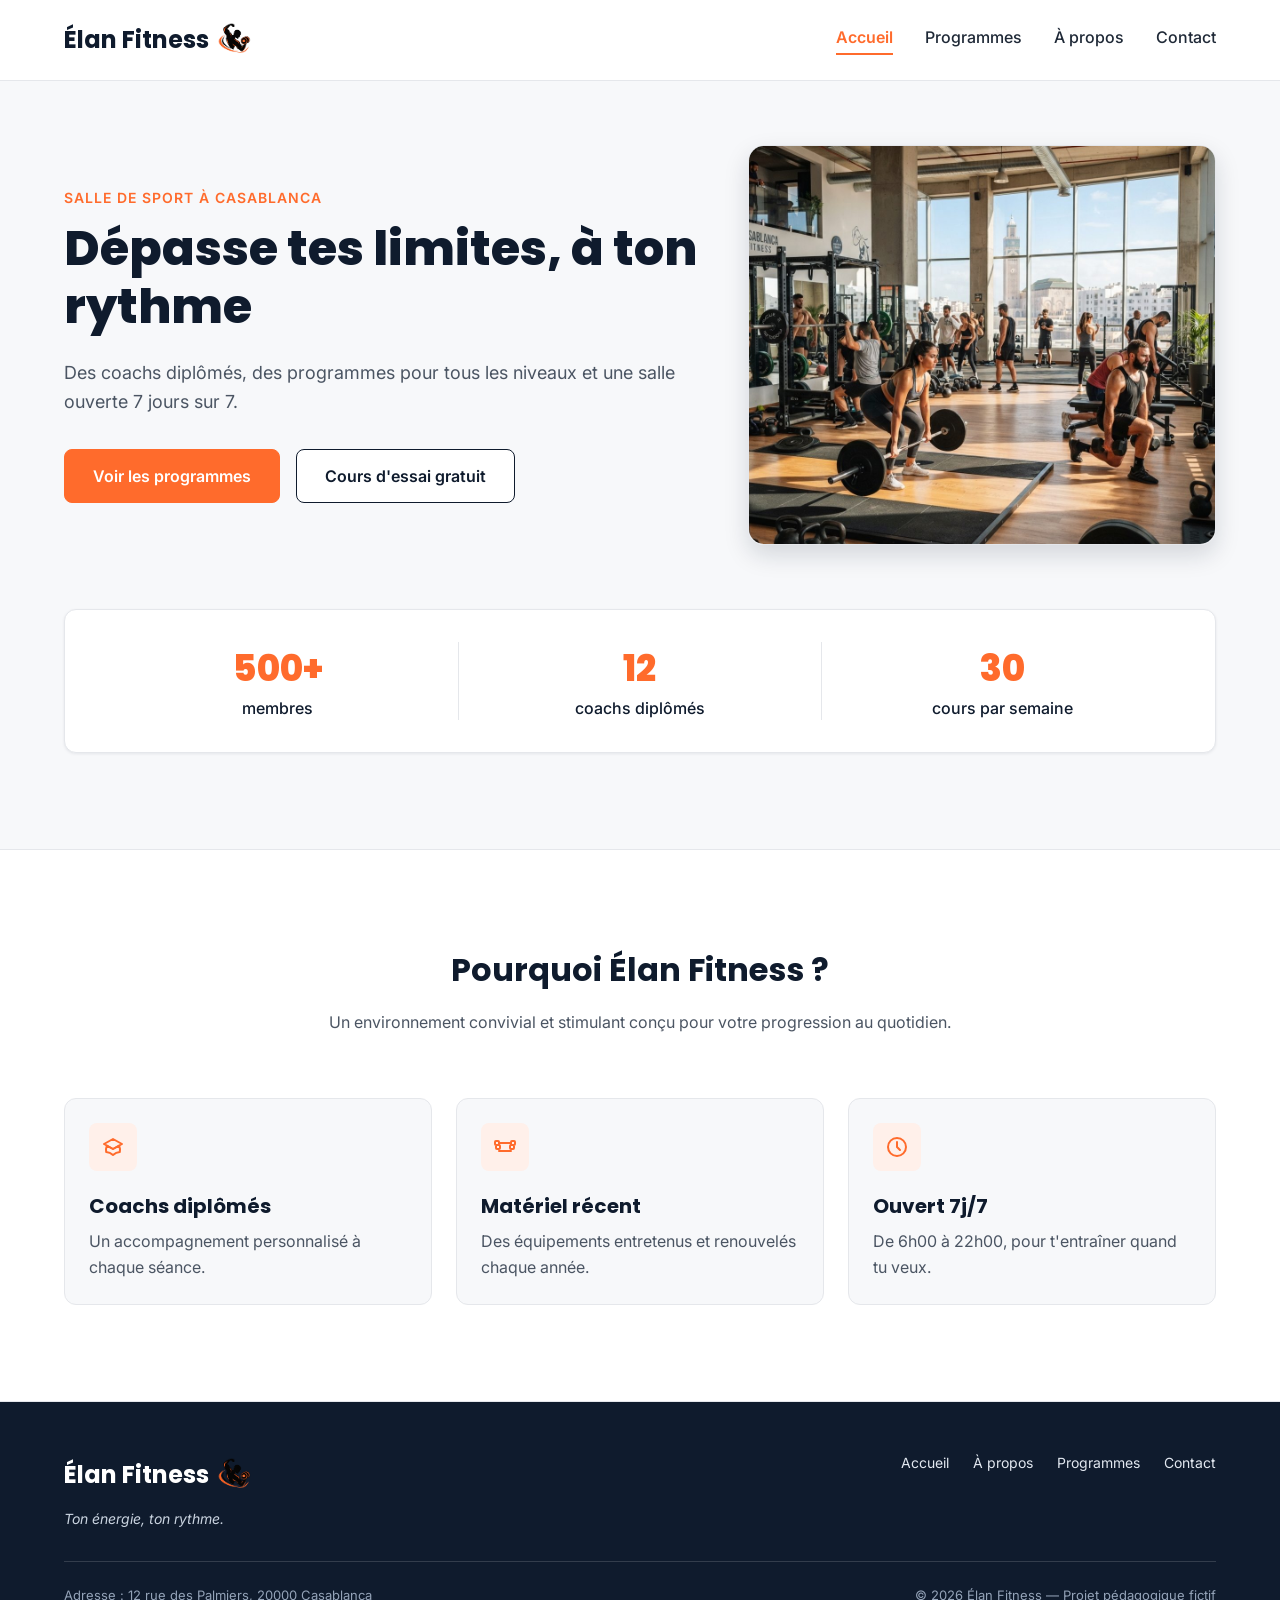
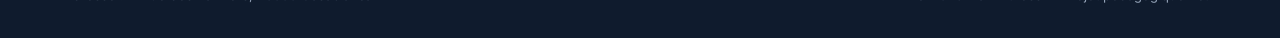
<file: index.html>
<!DOCTYPE html>
<html lang="fr">

<head>
  <meta charset="UTF-8">
  <meta name="viewport" content="width=device-width, initial-scale=1">

  <meta name="description"
    content="Élan Fitness, salle de sport à Casablanca : musculation, yoga, cardio et boxe fitness avec des coachs diplômés.">

  <title>Élan Fitness | Fitness, Musculation et Bien-être</title>

  <link rel="icon" type="image/x-icon" href="/img/logo.png">

  <link rel="preconnect" href="https://fonts.googleapis.com">
  <link rel="preconnect" href="https://fonts.gstatic.com" crossorigin>
  <link
    href="https://fonts.googleapis.com/css2?family=Inter:wght@400;500;600&family=Poppins:wght@600;700;800&display=swap"
    rel="stylesheet">

  <link rel="stylesheet" href="style.css">
</head>

<body>

  <header class="en-tete">
    <div class="conteneur en-tete-contenu">

      <a href="index.html" class="logo">Élan Fitness <img class="imgL" src="img/logo.png" alt=""></a>

      <button class="burger" aria-label="Ouvrir le menu" aria-expanded="false" aria-controls="menu-principal"> 
        <span></span>
        <span></span>
        <span></span>
      </button>

      <nav aria-label="Navigation principale">
        <ul class="menu" id="menu-principal">
          <li>
            <a href="index.html" class="lien-actif">Accueil</a>
          </li>

          <li>
            <a href="programmes.html">Programmes</a>
          </li>

          <li>
            <a href="apropos.html">À propos</a>
          </li>

          <li>
            <a href="contact.html">Contact</a>
          </li>
        </ul>
      </nav>

    </div>
  </header>


  <main>

    <section class="hero">
      <div class="conteneur">

        <div class="hero-contenu">

          <div class="hero-texte">
            <p class="sur-titre">Salle de sport à Casablanca</p>
            <h1>Dépasse tes limites, à ton rythme</h1>
            <p class="hero-description">Des coachs diplômés, des programmes pour tous les niveaux
              et une salle ouverte 7 jours sur 7.</p>

            <div class="boutons">
              <a href="programmes.html" class="bouton bouton-principal">Voir les programmes</a>

              <a href="contact.html" class="bouton bouton-secondaire">Cours d'essai gratuit</a>
            </div>

          </div>

          <img class="hero-image" src="img/hero.jpg" alt="">

        </div>


        <div class="chiffres">

          <div class="chiffre">
            <p class="chiffre-nombre">500+</p>
            <p>membres</p>
          </div>

          <div class="chiffre">
            <p class="chiffre-nombre">12</p>
            <p>coachs diplômés</p>
          </div>

          <div class="chiffre">
            <p class="chiffre-nombre">30</p>
            <p>cours par semaine</p>
          </div>

        </div>

      </div>
    </section>


    <section class="section section-blanche">

      <div class="conteneur">

        <div class="section-titre">

          <h2>Pourquoi Élan Fitness ?</h2>
          <p>Un environnement convivial et stimulant conçu pour votre
            progression au quotidien.</p>

        </div>


        <div class="cartes">

          <article class="carte carte-avantage">

            <div class="icone">
              <img src="img/icone-coach.svg" alt="">
            </div>

            <h3>Coachs diplômés</h3>

            <p>Un accompagnement personnalisé à chaque séance.</p>

          </article>


          <article class="carte carte-avantage">

            <div class="icone">
              <img src="img/icone-materiel.svg" alt="">
            </div>

            <h3>Matériel récent</h3>
            <p>Des équipements entretenus et renouvelés chaque année.</p>

          </article>


          <article class="carte carte-avantage">

            <div class="icone">
              <img src="img/icone-horloge.svg" alt="">
            </div>

            <h3>Ouvert 7j/7</h3>

            <p>De 6h00 à 22h00, pour t'entraîner quand tu veux.</p>

          </article>

        </div>

      </div>

    </section>

  </main>


  <footer class="pied-de-page">
    <div class="conteneur">

      <div class="pied-haut">
        <div>
          <p class="logo logo-clair">Élan Fitness <img class="imgL" src="img/logo.png" alt=""></p>
          <p class="slogan">Ton énergie, ton rythme.</p>
        </div>

        <nav aria-label="Navigation du pied de page">
          <ul class="menu menu-pied">
            <li><a href="index.html">Accueil</a></li>
            <li><a href="apropos.html">À propos</a></li>
            <li><a href="programmes.html">Programmes</a></li>
            <li><a href="contact.html">Contact</a></li>
          </ul>
        </nav>
      </div>

      <div class="pied-bas">
        <p>Adresse : 12 rue des Palmiers, 20000 Casablanca</p>
        <p>&copy; 2026 Élan Fitness — Projet pédagogique fictif</p>
      </div>

    </div>
  </footer>

  <script>
    const burger = document.querySelector('.burger');
    const menu = document.querySelector('#menu-principal');
    burger.addEventListener('click', () => menu.classList.toggle('ouvert'));
  </script>
</body>

</html>
</file>
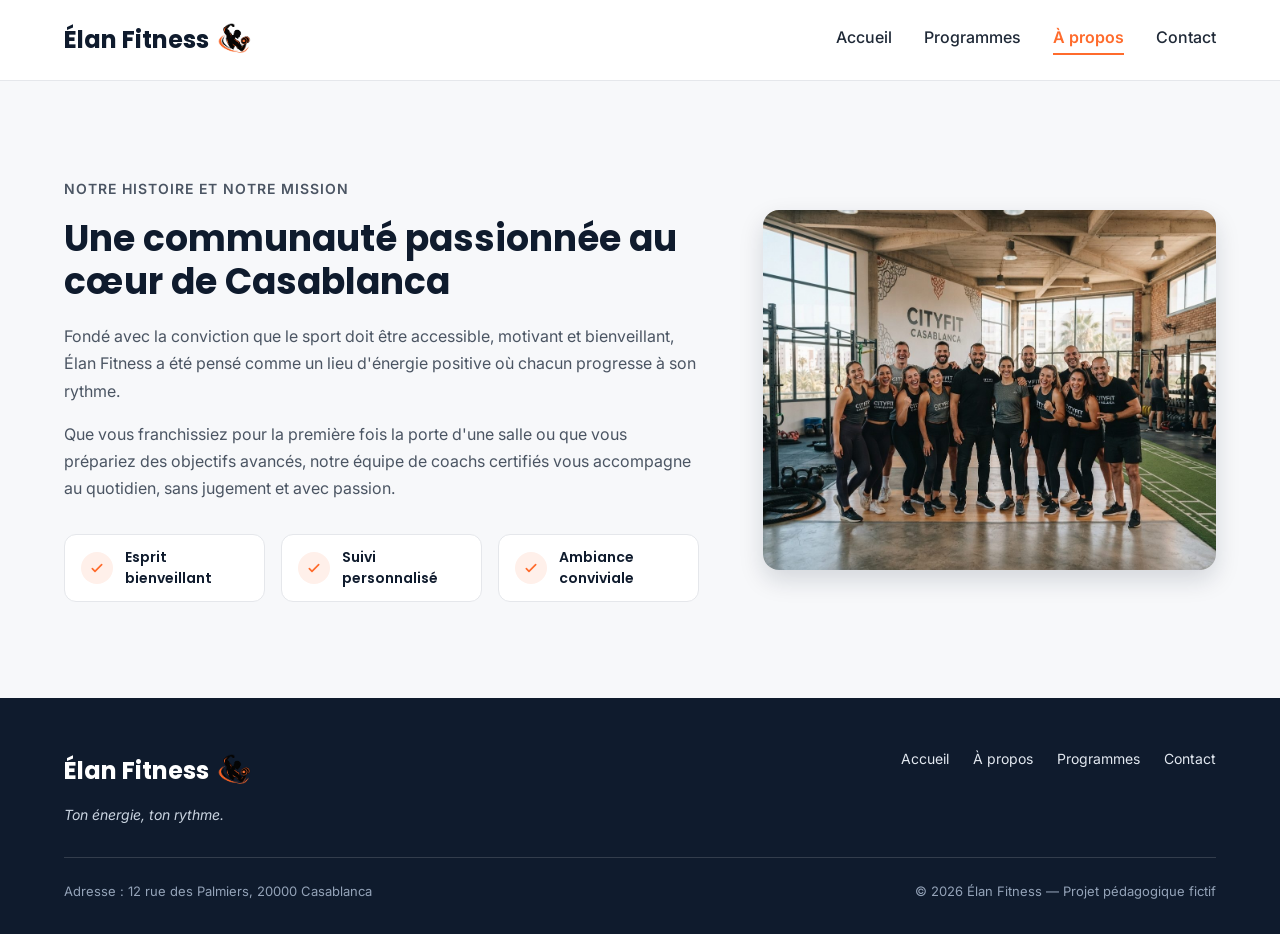
<file: apropos.html>
<!DOCTYPE html>
<html lang="fr">

<head>

  <meta charset="UTF-8">
  <meta name="viewport" content="width=device-width, initial-scale=1">

  <meta name="description" content="Élan Fitness, salle de sport à Casablanca : musculation, yoga, cardio et boxe fitness avec des coachs diplômés.">

  <title>Élan Fitness | À propos</title>
  <link rel="icon" type="image/x-icon" href="/img/logo.png">

  <link rel="preconnect" href="https://fonts.googleapis.com">
  <link rel="preconnect" href="https://fonts.gstatic.com" crossorigin>
  <link href="https://fonts.googleapis.com/css2?family=Inter:wght@400;500;600&family=Poppins:wght@600;700;800&display=swap" rel="stylesheet">

  <link rel="stylesheet" href="style.css">

</head>


<body>


  <header class="en-tete">

    <div class="conteneur en-tete-contenu">

      <a href="index.html" class="logo">Élan Fitness <img class="imgL" src="img/logo.png" alt=""></a>


      <button class="burger" aria-label="Ouvrir le menu" aria-expanded="false" aria-controls="menu-principal"> 
        <span></span>
        <span></span>
        <span></span>
      </button>

      <nav aria-label="Navigation principale">
        <ul class="menu" id="menu-principal">
          <li>
            <a href="index.html">Accueil</a>
          </li>

          <li>
            <a href="programmes.html">Programmes</a>
          </li>

          <li>
            <a href="apropos.html" class="lien-actif">À propos</a>
          </li>

          <li>
            <a href="contact.html">Contact</a>
          </li>
        </ul>
      </nav>

    </div>

  </header>


  <main>
    <section id="a-propos" class="section">
      <div class="conteneur apropos-contenu">

        <div class="apropos-texte">
          <p class="sur-titre">Notre histoire et notre mission</p>
          <h2>Une communauté passionnée au cœur de Casablanca</h2>
          <p>
            Fondé avec la conviction que le sport doit être accessible, motivant et bienveillant,
            Élan Fitness a été pensé comme un lieu d'énergie positive où chacun progresse à son rythme.
          </p>
          <p>
            Que vous franchissiez pour la première fois la porte d'une salle ou que vous prépariez des
            objectifs avancés, notre équipe de coachs certifiés vous accompagne au quotidien, sans
            jugement et avec passion.
          </p>

          <ul class="valeurs">
            <li class="valeur">
              <div class="icone icone-petite"><img src="img/icone-check.svg" alt=""></div>
              <span>Esprit bienveillant</span>
            </li>
            <li class="valeur">
              <div class="icone icone-petite"><img src="img/icone-check.svg" alt=""></div>
              <span>Suivi personnalisé</span>
            </li>
            <li class="valeur">
              <div class="icone icone-petite"><img src="img/icone-check.svg" alt=""></div>
              <span>Ambiance conviviale</span>
            </li>
          </ul>
        </div>

        <img class="apropos-image" src="img/equipe.jpg" alt="L'équipe de coachs d'Élan Fitness réunie dans la salle">

      </div>
    </section>
  </main>


  <footer class="pied-de-page">
    <div class="conteneur">

      <div class="pied-haut">
        <div>
          <p class="logo logo-clair">Élan Fitness <img class="imgL" src="img/logo.png" alt=""></p>
          <p class="slogan">Ton énergie, ton rythme.</p>
        </div>

        <nav aria-label="Navigation du pied de page">
          <ul class="menu menu-pied">
            <li><a href="index.html">Accueil</a></li>
            <li><a href="apropos.html">À propos</a></li>
            <li><a href="programmes.html">Programmes</a></li>
            <li><a href="contact.html">Contact</a></li>
          </ul>
        </nav>
      </div>

      <div class="pied-bas">
        <p>Adresse : 12 rue des Palmiers, 20000 Casablanca</p>
        <p>&copy; 2026 Élan Fitness — Projet pédagogique fictif</p>
      </div>

    </div>
  </footer>

  <script>
    const burger = document.querySelector('.burger');
    const menu = document.querySelector('#menu-principal');
    burger.addEventListener('click', () => menu.classList.toggle('ouvert'));
  </script>

</body>
</html>
</file>
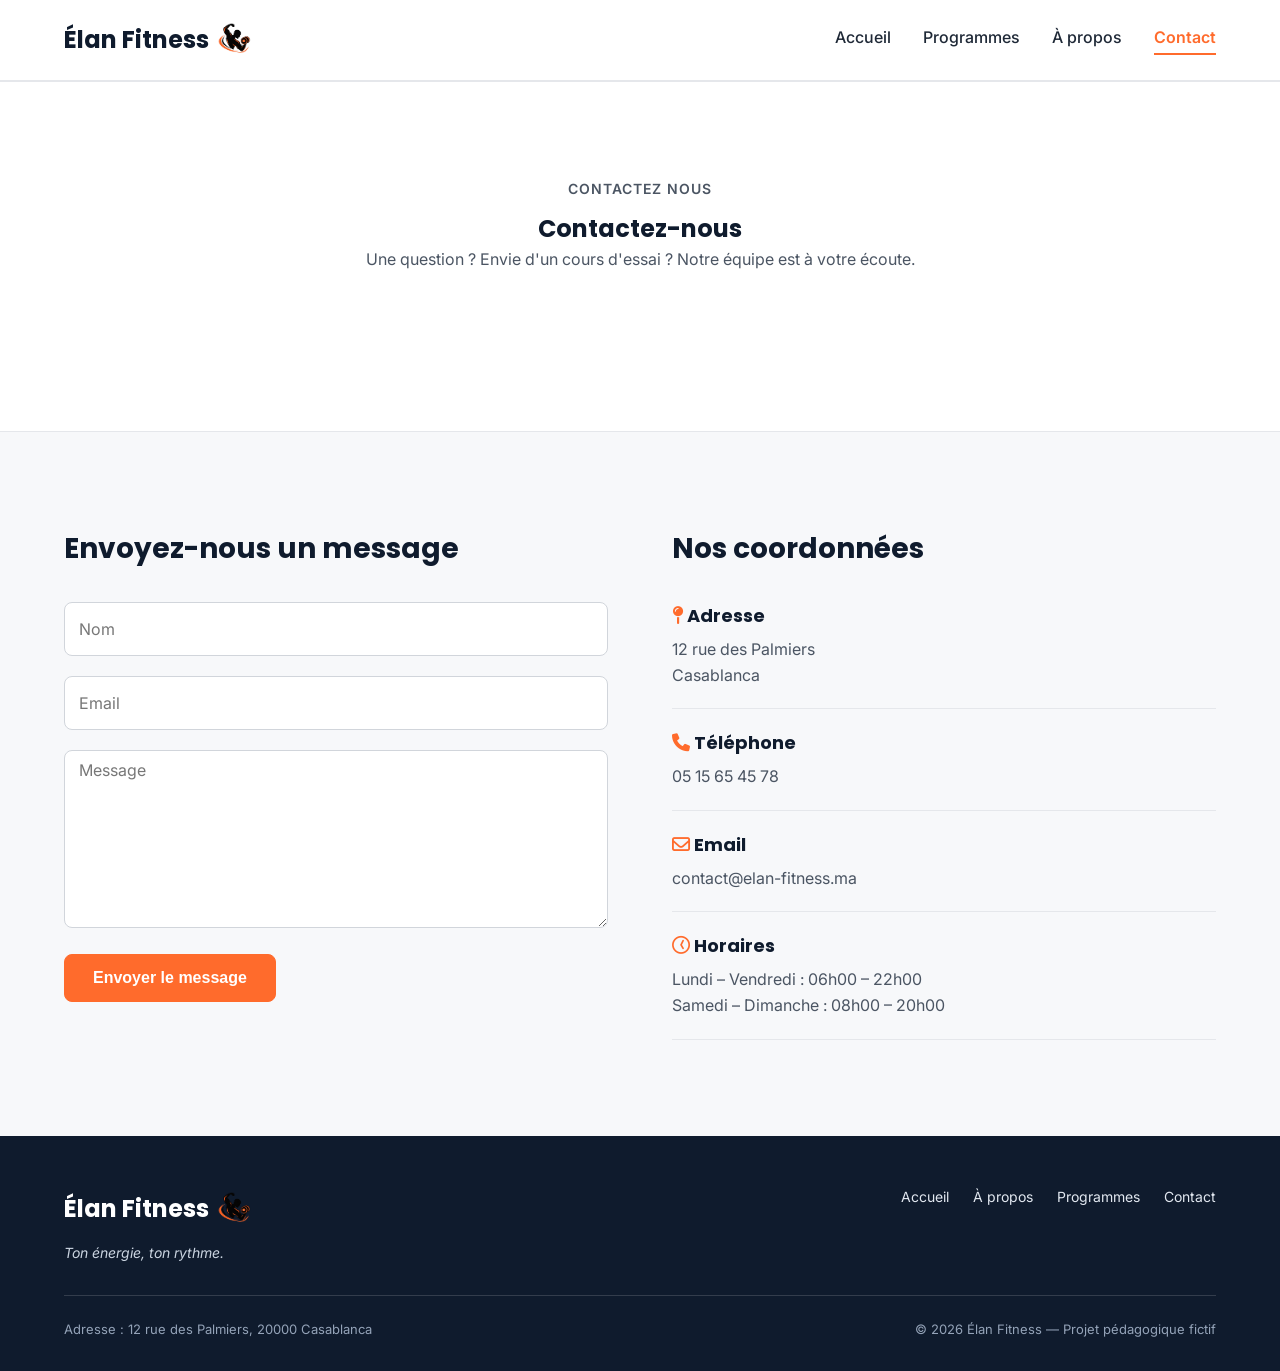
<file: contact.html>
<!DOCTYPE html>
<html lang="fr">

<head>
<meta charset="UTF-8">
  <meta name="viewport" content="width=device-width, initial-scale=1">
  <meta name="description" content="Élan Fitness, salle de sport à Casablanca : musculation, yoga, cardio et boxe fitness avec des coachs diplômés. Réservez votre cours d'essai gratuit.">

  <title>Élan Fitness | Contact</title>
  <link rel="icon" type="image/x-icon" href="/img/logo.png">

  <link rel="stylesheet" href="https://cdnjs.cloudflare.com/ajax/libs/font-awesome/6.0.0/css/all.min.css">
  
  <link rel="preconnect" href="https://fonts.googleapis.com">
  <link rel="preconnect" href="https://fonts.gstatic.com" crossorigin>
  <link href="https://fonts.googleapis.com/css2?family=Inter:wght@400;500;600&family=Poppins:wght@600;700;800&display=swap" rel="stylesheet">

  <link rel="stylesheet" href="style.css">
  <link rel="stylesheet" href="contactStyle.css">

</head>


<body>

  <header class="en-tete">

    <div class="conteneur en-tete-contenu">

      <a href="index.html" class="logo">Élan Fitness <img class="imgL" src="img/logo.png" alt=""></a>

      <button class="burger" aria-label="Ouvrir le menu" aria-expanded="false" aria-controls="menu-principal"> 
        <span></span>
        <span></span>
        <span></span>
      </button>

      <nav aria-label="Navigation principale">
        <ul class="menu" id="menu-principal">
          <li>
            <a href="index.html">Accueil</a>
          </li>

          <li>
            <a href="programmes.html">Programmes</a>
          </li>

          <li>
            <a href="apropos.html">À propos</a>
          </li>

          <li>
            <a href="contact.html" class="lien-actif">Contact</a>
          </li>
        </ul>
      </nav>

    </div>

  </header>


  <main>

    <section class="section section-blanche">

      <div class="conteneur">

        <div class="section-titre">

          <p class="sur-titre">Contactez nous</p>

          <h1>Contactez-nous</h1>

          <p>Une question ? Envie d'un cours d'essai ?
            Notre équipe est à votre écoute.</p>

        </div>

      </div>

    </section>

    <section class="section">

      <div class="conteneur contact-contenu">

        <div class="contact-formulaire">

          <h2>Envoyez-nous un message</h2>

          <form>
            <div class="champ">
              <input type="text" id="nom" name="nom" placeholder=" " required>
              <label for="nom">Nom</label>
            </div>


            <div class="champ">
              <input type="email" id="email"name="email" placeholder=" " required>              
              <label for="email">Email</label>
            </div>


            <div class="champ">
              <textarea id="message" name="message" rows="6" placeholder=" " required></textarea>
              <label for="message">Message</label>
            </div>

            <button type="submit" class="bouton bouton-principal">Envoyer le message</button>

          </form>

        </div>

        <div class="contact-informations">

          <h2>Nos coordonnées</h2>

          <div class="information">
            <h3><i class="fa-solid fa-map-pin" style="color: #ff6b2c;"></i> Adresse</h3>
            <p>12 rue des Palmiers<br>
              Casablanca</p>
          </div>


          <div class="information">
            <h3><i class="fa-solid fa-phone" style="color: #ff6b2c;"></i> Téléphone</h3>
            <p>05 15 65 45 78</p>
          </div>


          <div class="information">
            <h3><i class="fa-regular fa-envelope" style="color: #ff6b2c;"></i> Email</h3>
            <p>contact@elan-fitness.ma</p>
          </div>


          <div class="information">
            <h3><i class="fa-regular fa-clock fa-rotate-by" style="color: #ff6b2c; --fa-rotate-angle: 26deg;"></i> Horaires</h3>
            <p>Lundi – Vendredi : 06h00 – 22h00<br>
              Samedi – Dimanche : 08h00 – 20h00</p>
          </div>
        </div>

      </div>

    </section>

  </main>


  <footer class="pied-de-page">
    <div class="conteneur">

      <div class="pied-haut">
        <div>
          <p class="logo logo-clair">Élan Fitness <img class="imgL" src="img/logo.png" alt=""></p>
          <p class="slogan">Ton énergie, ton rythme.</p>
        </div>

        <nav aria-label="Navigation du pied de page">
          <ul class="menu menu-pied">
            <li><a href="index.html">Accueil</a></li>
            <li><a href="apropos.html">À propos</a></li>
            <li><a href="programmes.html">Programmes</a></li>
            <li><a href="contact.html">Contact</a></li>
          </ul>
        </nav>
      </div>

      <div class="pied-bas">
        <p>Adresse : 12 rue des Palmiers, 20000 Casablanca</p>
        <p>&copy; 2026 Élan Fitness — Projet pédagogique fictif</p>
      </div>

    </div>
  </footer>

  <script>
    const burger = document.querySelector('.burger');
    const menu = document.querySelector('#menu-principal');
    burger.addEventListener('click', () => menu.classList.toggle('ouvert'));
  </script>

</body>
</html>
</file>
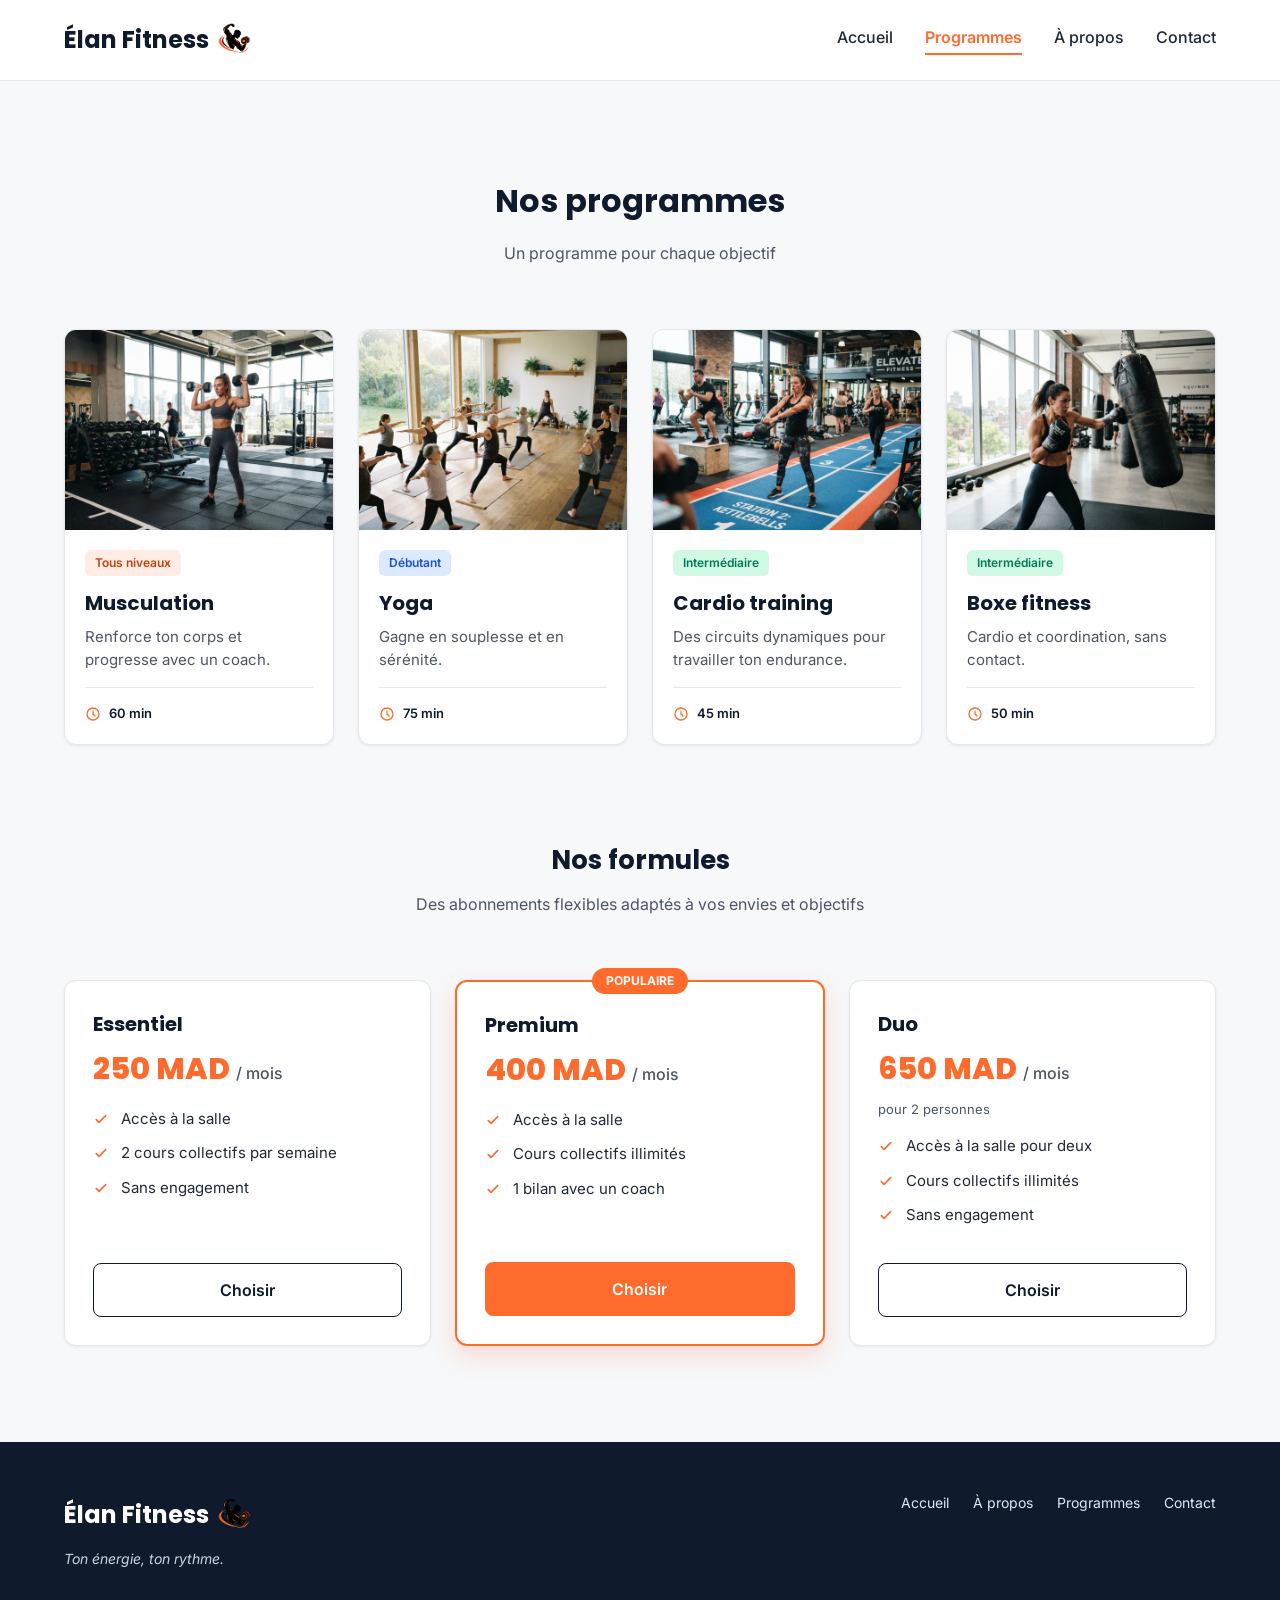
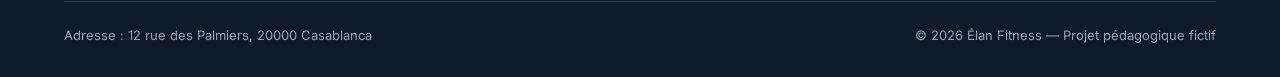
<file: programmes.html>
<!DOCTYPE html>
<html lang="fr">

<head>

  <meta charset="UTF-8">
  <meta name="viewport" content="width=device-width, initial-scale=1">

  <meta name="description"
    content="Découvrez les programmes et formules Élan Fitness à Casablanca : musculation, yoga, cardio training et boxe fitness.">

  <title>Élan Fitness | Programmes</title>
  <link rel="icon" type="image/x-icon" href="/img/logo.png">

  <link rel="preconnect" href="https://fonts.googleapis.com">
  <link rel="preconnect" href="https://fonts.gstatic.com" crossorigin>

  <link
    href="https://fonts.googleapis.com/css2?family=Inter:wght@400;500;600&family=Poppins:wght@600;700;800&display=swap"
    rel="stylesheet">

  <link rel="stylesheet" href="style.css">

</head>

<body>

  <header class="en-tete">

    <div class="conteneur en-tete-contenu">

      <a href="index.html" class="logo">Élan Fitness <img class="imgL" src="img/logo.png" alt=""></a>

      <button class="burger" aria-label="Ouvrir le menu" aria-expanded="false" aria-controls="menu-principal"> 
        <span></span>
        <span></span>
        <span></span>
      </button>

      <nav aria-label="Navigation principale">
        <ul class="menu" id="menu-principal">
          <li>
            <a href="index.html">Accueil</a>
          </li>

          <li>
            <a href="programmes.html" class="lien-actif">Programmes</a>
          </li>

          <li>
            <a href="apropos.html">À propos</a>
          </li>

          <li>
            <a href="contact.html">Contact</a>
          </li>
        </ul>
      </nav>

    </div>

  </header>


  <main>

    <section id="programmes" class="section">
      <div class="conteneur">

        <div class="section-titre">
          <h2>Nos programmes</h2>
          <p>Un programme pour chaque objectif</p>
        </div>

        <div class="cartes">

          <article class="carte carte-programme">
            <img src="img/musculation.jpg" alt="Une sportive soulève des haltères dans l'espace musculation">
            <div class="programme-corps">
              <span class="etiquette etiquette-orange">Tous niveaux</span>
              <h3>Musculation</h3>
              <p>Renforce ton corps et progresse avec un coach.</p>
              <p class="duree"><img src="img/icone-duree.svg" alt="">60 min</p>
            </div>
          </article>

          <article class="carte carte-programme">
            <img src="img/yoga.jpg" alt="Un groupe pratique le yoga sur des tapis dans une salle lumineuse">
            <div class="programme-corps">
              <span class="etiquette etiquette-bleue">Débutant</span>
              <h3>Yoga</h3>
              <p>Gagne en souplesse et en sérénité.</p>
              <p class="duree"><img src="img/icone-duree.svg" alt="">75 min</p>
            </div>
          </article>

          <article class="carte carte-programme">
            <img src="img/cardio.jpg" alt="Des sportifs suivent un circuit de cardio training avec des kettlebells">
            <div class="programme-corps">
              <span class="etiquette etiquette-verte">Intermédiaire</span>
              <h3>Cardio training</h3>
              <p>Des circuits dynamiques pour travailler ton endurance.</p>
              <p class="duree"><img src="img/icone-duree.svg" alt="">45 min</p>
            </div>
          </article>

          <article class="carte carte-programme">
            <img src="img/boxe.jpg" alt="Une sportive frappe un sac de frappe pendant un cours de boxe fitness">
            <div class="programme-corps">
              <span class="etiquette etiquette-verte">Intermédiaire</span>
              <h3>Boxe fitness</h3>
              <p>Cardio et coordination, sans contact.</p>
              <p class="duree"><img src="img/icone-duree.svg" alt="">50 min</p>
            </div>
          </article>

        </div>

        <div class="formules">

          <div class="section-titre">
            <h3>Nos formules</h3>
            <p>Des abonnements flexibles adaptés à vos envies et objectifs</p>
          </div>

          <div class="cartes">

            <article class="carte formule">
              <h4>Essentiel</h4>
              <p class="prix">250 MAD <span>/ mois</span></p>
              <ul class="formule-liste">
                <li>Accès à la salle</li>
                <li>2 cours collectifs par semaine</li>
                <li>Sans engagement</li>
              </ul>
              <a href="contact.html" class="bouton bouton-secondaire">Choisir</a>
            </article>

            <article class="carte formule formule-populaire">
              <p class="badge-populaire">Populaire</p>
              <h4>Premium</h4>
              <p class="prix">400 MAD <span>/ mois</span></p>
              <ul class="formule-liste">
                <li>Accès à la salle</li>
                <li>Cours collectifs illimités</li>
                <li>1 bilan avec un coach</li>
              </ul>
              <a href="contact.html" class="bouton bouton-principal">Choisir</a>
            </article>

            <article class="carte formule">
              <h4>Duo</h4>
              <p class="prix">650 MAD <span>/ mois</span></p>
              <p class="prix-note">pour 2 personnes</p>
              <ul class="formule-liste">
                <li>Accès à la salle pour deux</li>
                <li>Cours collectifs illimités</li>
                <li>Sans engagement</li>
              </ul>
              <a href="contact.html" class="bouton bouton-secondaire">Choisir</a>
            </article>

          </div>
        </div>

      </div>
    </section>
  </main>



  <footer class="pied-de-page">
    <div class="conteneur">

      <div class="pied-haut">
        <div>
          <p class="logo logo-clair">Élan Fitness <img class="imgL" src="img/logo.png" alt=""></p>
          <p class="slogan">Ton énergie, ton rythme.</p>
        </div>

        <nav aria-label="Navigation du pied de page">
          <ul class="menu menu-pied">
            <li><a href="index.html">Accueil</a></li>
            <li><a href="apropos.html">À propos</a></li>
            <li><a href="programmes.html">Programmes</a></li>
            <li><a href="contact.html">Contact</a></li>
          </ul>
        </nav>
      </div>

      <div class="pied-bas">
        <p>Adresse : 12 rue des Palmiers, 20000 Casablanca</p>
        <p>&copy; 2026 Élan Fitness — Projet pédagogique fictif</p>
      </div>

    </div>
  </footer>

  <script>
    const burger = document.querySelector('.burger');
    const menu = document.querySelector('#menu-principal');
    burger.addEventListener('click', () => menu.classList.toggle('ouvert'));
  </script>

</body>

</html>
</file>
<file: style.css>
* {
  box-sizing: border-box;
  margin: 0;
  padding: 0;
}

html {
  scroll-behavior: smooth;
}

body {
  font-family: 'Inter', Arial, sans-serif;
  font-size: 16px;
  line-height: 1.5;
  color: #1F2937;
  background-color: #F7F8FA;
  width: 100%;
  min-width: 0;
  overflow-x: hidden;
}

h1, h2, h3, h4 {
  font-family: 'Poppins', Arial, sans-serif;
  color: #0F1B2D;
}

a {
  color: inherit;
  text-decoration: none;
}

ul {
  list-style: none;
}

img {
  display: block;
}

a:focus-visible,
button:focus-visible {
  outline: 3px solid #FF6B2C;
  outline-offset: 2px;
}

.conteneur {
  width: 100%;
  max-width: 1200px;
  margin: 0 auto;
  padding: 0 24px;
}

.section {
  padding: 96px 0;
}

.section-blanche {
  background-color: #FFFFFF;
  border-top: 1px solid #E5E7EB;
  border-bottom: 1px solid #E5E7EB;
}

.section-titre {
  margin: 0 auto 64px;
  text-align: center;
}

.section-titre h2 {
  font-size: 32px;
  margin-bottom: 16px;
}

.section-titre h3 {
  font-size: 26px;
  margin-bottom: 12px;
}

.section-titre p {
  color: #4B5563;
}

.sur-titre {
  font-size: 14px;
  font-weight: 600;
  color: #FF6B2C;
  text-transform: uppercase;
  letter-spacing: 1px;
  margin-bottom: 12px;
}

.bouton {
  display: inline-block;
  padding: 14px 28px;
  border-radius: 8px;
  font-size: 16px;
  font-weight: 600;
  text-align: center;
  cursor: pointer;
}

.bouton-principal {
  background-color: #FF6B2C;
  border: 1px solid #FF6B2C;
  color: #FFFFFF;
}

.bouton-principal:hover {
  background-color: #F05817;
}

.bouton-secondaire {
  background-color: #FFFFFF;
  border: 1px solid #0F1B2D;
  color: #0F1B2D;
}

.bouton-secondaire:hover {
  background-color: #F3F4F6;
}

.cartes {
  display: flex;
  gap: 24px;
}

.carte {
  flex: 1;
  min-width: 0;
  background-color: #FFFFFF;
  border: 1px solid #E5E7EB;
  border-radius: 12px;
  box-shadow: 0 1px 3px rgba(15, 27, 45, 0.08);
}

.icone {
  width: 48px;
  height: 48px;
  background-color: #FFF0EA;
  border-radius: 8px;
  display: flex;
  align-items: center;
  justify-content: center;
  flex-shrink: 0;
}

.icone img {
  width: 24px;
  height: 24px;
}

.icone-petite {
  width: 32px;
  height: 32px;
  border-radius: 50%;
}

.icone-petite img {
  width: 16px;
  height: 16px;
}

.en-tete {
  position: sticky;
  top: 0;
  z-index: 10;
  background-color: #FFFFFF;
  border-bottom: 1px solid #E5E7EB;
}

.en-tete-contenu {
  min-height: 80px;
  display: flex;
  align-items: center;
  justify-content: space-between;
  gap: 20px;
}

.logo {
  display: flex;
  align-items: center;
  font-family: 'Poppins', Arial, sans-serif;
  font-size: 24px;
  font-weight: 700;
  color: #0F1B2D;
  flex-shrink: 0;
}

.imgL {
  width: 50px;
  height: 50px;
  object-fit: contain;
}

.menu {
  display: flex;
  align-items: center;
  gap: 32px;
}

.menu a {
  display: inline-block;
  font-weight: 500;
  padding-bottom: 4px;
  border-bottom: 2px solid transparent;
}

.menu a:hover {
  color: #FF6B2C;
}

.menu .lien-actif {
  color: #FF6B2C;
  font-weight: 600;
  border-bottom-color: #FF6B2C;
}

.hero {
  padding: 64px 0 96px;
}

.hero-contenu {
  display: flex;
  align-items: center;
  gap: 32px;
}

.hero-texte {
  flex: 7;
  min-width: 0;
}

.hero-texte h1 {
  font-size: 48px;
  font-weight: 800;
  line-height: 1.2;
  margin-bottom: 24px;
}

.hero-description {
  font-size: 18px;
  line-height: 1.6;
  color: #4B5563;
  margin-bottom: 32px;
}

.boutons {
  display: flex;
  flex-wrap: wrap;
  gap: 16px;
}

.hero-image {
  flex: 5;
  min-width: 0;
  width: 100%;
  height: 400px;
  object-fit: cover;
  border-radius: 16px;
  border: 1px solid #E5E7EB;
  box-shadow: 0 10px 25px rgba(15, 27, 45, 0.15);
}

.chiffres {
  display: flex;
  margin-top: 64px;
  padding: 32px;
  background-color: #FFFFFF;
  border: 1px solid #E5E7EB;
  border-radius: 12px;
  box-shadow: 0 1px 3px rgba(15, 27, 45, 0.08);
}

.chiffre {
  flex: 1;
  min-width: 0;
  text-align: center;
  font-weight: 500;
  color: #0F1B2D;
}

.chiffre + .chiffre {
  border-left: 1px solid #E5E7EB;
}

.chiffre-nombre {
  font-family: 'Poppins', Arial, sans-serif;
  font-size: 36px;
  font-weight: 800;
  color: #FF6B2C;
}

.carte-avantage {
  padding: 24px;
  background-color: #F7F8FA;
  box-shadow: none;
}

.carte-avantage .icone {
  margin-bottom: 20px;
}

.carte-avantage h3 {
  font-size: 20px;
  margin-bottom: 8px;
}

.carte-avantage p {
  color: #4B5563;
  line-height: 1.6;
}

.apropos-contenu {
  display: flex;
  align-items: center;
  gap: 64px;
  width: 100%;
}

.apropos-texte {
  flex: 7;
  overflow-wrap: break-word;
}

.apropos-texte h2 {
  font-size: 36px;
  line-height: 1.2;
  margin-bottom: 20px;
  overflow-wrap: break-word;
}

.apropos-texte p {
  color: #4B5563;
  line-height: 1.7;
  margin-bottom: 16px;
  overflow-wrap: break-word;
}

.valeurs {
  display: flex;
  flex-wrap: wrap;
  gap: 16px;
  margin-top: 32px;
  width: 100%;
  min-width: 0;
}

.valeur {
  flex: 1 1 150px;
  min-width: 0;
  display: flex;
  align-items: center;
  gap: 12px;
  padding: 12px 16px;
  background-color: #FFFFFF;
  border: 1px solid #E5E7EB;
  border-radius: 12px;
  font-family: 'Poppins', Arial, sans-serif;
  font-size: 14px;
  font-weight: 600;
  color: #0F1B2D;
  overflow-wrap: anywhere;
}

.apropos-image {
  flex: 5;
  min-width: 0;
  width: 100%;
  height: 360px;
  object-fit: cover;
  border-radius: 16px;
  box-shadow: 0 10px 25px rgba(15, 27, 45, 0.15);
}

.carte-programme {
  display: flex;
  flex-direction: column;
  min-width: 0;
  overflow: hidden;
}

.carte-programme > img {
  width: 100%;
  height: 200px;
  object-fit: cover;
}

.programme-corps {
  flex: 1;
  display: flex;
  flex-direction: column;
  padding: 20px;
}

.programme-corps h3 {
  font-size: 20px;
  margin-bottom: 8px;
}

.programme-corps p {
  font-size: 15px;
  color: #4B5563;
}

.etiquette {
  align-self: flex-start;
  padding: 4px 10px;
  margin-bottom: 12px;
  border-radius: 6px;
  font-size: 12px;
  font-weight: 600;
}

.etiquette-orange {
  background-color: #FFEDE5;
  color: #C2410C;
}

.etiquette-bleue {
  background-color: #DBEAFE;
  color: #1D4ED8;
}

.etiquette-verte {
  background-color: #D1FAE5;
  color: #047857;
}

.programme-corps .duree {
  display: flex;
  align-items: center;
  gap: 8px;
  margin-top: auto;
  padding-top: 16px;
  border-top: 1px solid #E5E7EB;
  font-size: 13px;
  font-weight: 600;
  color: #0F1B2D;
}

.programme-corps h3 + p {
  margin-bottom: 16px;
}

.duree img {
  width: 16px;
  height: 16px;
}

.formules {
  margin-top: 96px;
}

.formule {
  position: relative;
  display: flex;
  flex-direction: column;
  min-width: 0;
  padding: 28px;
}

.formule h4 {
  font-size: 20px;
}

.prix {
  margin: 8px 0 16px;
  font-family: 'Poppins', Arial, sans-serif;
  font-size: 30px;
  font-weight: 800;
  color: #FF6B2C;
}

.prix span {
  font-family: 'Inter', Arial, sans-serif;
  font-size: 16px;
  font-weight: 500;
  color: #4B5563;
}

.prix-note {
  margin: -8px 0 16px;
  font-size: 13px;
  color: #4B5563;
}

.formule-liste {
  flex: 1;
  margin-bottom: 24px;
}

.formule-liste li {
  padding-left: 28px;
  margin-bottom: 12px;
  font-size: 15px;
  background-image: url('img/icone-check.svg');
  background-repeat: no-repeat;
  background-position: left center;
  background-size: 16px;
}

.formule .bouton {
  display: block;
}

.formule-populaire {
  border: 2px solid #FF6B2C;
  box-shadow: 0 10px 25px rgba(255, 107, 44, 0.2);
}

.badge-populaire {
  position: absolute;
  top: -14px;
  left: 50%;
  transform: translateX(-50%);
  padding: 4px 14px;
  background-color: #FF6B2C;
  border-radius: 999px;
  font-size: 12px;
  font-weight: 700;
  text-transform: uppercase;
  color: #FFFFFF;
}

.pied-de-page {
  padding: 48px 0 32px;
  background-color: #0F1B2D;
  color: #FFFFFF;
}

.pied-haut {
  display: flex;
  justify-content: space-between;
  align-items: flex-start;
  gap: 24px;
  padding-bottom: 32px;
  border-bottom: 1px solid rgba(255, 255, 255, 0.15);
}

.logo-clair {
  color: #FFFFFF;
}

.slogan {
  margin-top: 8px;
  font-size: 14px;
  font-style: italic;
  color: #CBD5E1;
}

.menu-pied {
  gap: 24px;
}

.menu-pied a {
  font-size: 14px;
  font-weight: 400;
  color: #E2E8F0;
}

.pied-bas {
  display: flex;
  justify-content: space-between;
  gap: 16px;
  margin-top: 24px;
  font-size: 13px;
  color: #94A3B8;
}

.burger { 
  display: none;
  flex-direction: column;
  justify-content: center; 
  gap: 6px; 
  width: 44px; 
  height: 44px; 
  padding: 8px; 
  background: transparent; 
  border: none; cursor: pointer; 
} 
.burger span { 
  display: block; 
  width: 100%; 
  height: 3px; 
  background-color: #1F2937; 
  border-radius: 3px; 
  transition: 0.3s; 
}

/* pOrdinateur */
@media (min-width: 1024px) and (max-width: 1279px) {

  .conteneur {
    padding: 0 32px;
  }

  .menu {
    gap: 22px;
  }

  .hero-texte h1 {
    font-size: 42px;
  }

  .hero-image {
    height: 360px;
  }

  .apropos-contenu {
    gap: 36px;
  }

  .section {
    padding: 80px 0;
  }

}

/*tab*/
@media (min-width: 768px) and (max-width: 1023px) {

  .conteneur {
    padding: 0 24px;
  }

  .en-tete-contenu {
    height: auto;
    min-height: 80px;
    gap: 16px;
    flex-wrap: wrap;
    padding-top: 12px;
    padding-bottom: 12px;
  }

  .logo {
    font-size: 21px;
  }

  .imgL {
    width: 42px;
    height: 42px;
  }

  .menu {
    gap: 16px;
    flex-wrap: wrap;
  }

  .menu a {
    font-size: 14px;
  }

  .hero {
    padding: 56px 0 72px;
  }

  .hero-contenu {
    gap: 24px;
  }

  .hero-texte h1 {
    font-size: 36px;
  }

  .hero-description {
    font-size: 16px;
  }

  .hero-image {
    height: 320px;
  }

  .chiffres {
    margin-top: 40px;
    padding: 24px 16px;
  }

  .chiffre-nombre {
    font-size: 30px;
  }

  .section {
    padding: 72px 0;
  }

  .section-titre {
    margin-bottom: 40px;
  }

  .cartes {
    gap: 16px;
  }

  .carte-avantage {
    padding: 18px;
  }

  .apropos-contenu {
    gap: 28px;
  }

  .apropos-texte h2 {
    font-size: 30px;
  }

  .apropos-image {
    height: 300px;
  }

  .valeurs {
    flex-wrap: wrap;
  }

  .pied-haut {
    gap: 24px;
  }

  .menu-pied {
    flex-wrap: wrap;
    gap: 16px;
  }

}

/* phone */
@media (max-width: 767px) {

  .conteneur {
    width: 100%;
    padding-left: 16px;
    padding-right: 16px;
  }

  .section {
    padding: 56px 0;
  }

  .en-tete-contenu {
    position: relative;
    height: auto;
    min-height: 80px;
    padding-top: 12px;
    padding-bottom: 12px;
    display: flex;
    flex-direction: row;
    justify-content: space-between;
    align-items: center;
    flex-wrap: nowrap;
    gap: 12px;
  }

  .logo {
    font-size: 22px;
  }

  .imgL {
    width: 40px;
    height: 40px;
  }

  .burger {
    display: flex;
    flex-direction: column;
    justify-content: center;
    align-items: center;
    gap: 6px;
    width: 44px;
    height: 44px;
    padding: 8px;
    flex-shrink: 0;
    background: transparent;
    border: none;
    cursor: pointer;
  }

  .burger span {
    display: block;
    width: 100%;
    height: 3px;
    background-color: #1F2937;
    border-radius: 3px;
    transition: 0.3s;
  }

  .en-tete-contenu nav {
    position: absolute;
    top: 100%;
    left: 0;
    right: 0;
    width: 100%;
    z-index: 1000;
  }

  .en-tete-contenu .menu {
    display: none;
    flex-direction: column;
    align-items: stretch;
    gap: 0;
    width: 100%;
    padding: 10px 16px;
    background-color: #FFFFFF;
    box-shadow: 0 8px 16px rgba(0, 0, 0, 0.1);
  }

  .en-tete-contenu .menu.ouvert {
    display: flex;
  }

  .en-tete-contenu .menu li {
    width: 100%;
  }

  .en-tete-contenu .menu a {
    display: block;
    padding: 14px 8px;
    font-size: 14px;  
  }

  .burger.actif span:nth-child(1) {
    transform: translateY(9px) rotate(45deg);
  }

  .burger.actif span:nth-child(2) {
    opacity: 0;
  }

  .burger.actif span:nth-child(3) {
    transform: translateY(-9px) rotate(-45deg);
  }

  .hero-contenu {
    flex-direction: column;
    align-items: stretch;
    gap: 32px;
  }

  .hero-texte,
  .hero-image {
    width: 100%;
  }

  .hero-texte h1 {
    font-size: 34px;
  }

  .hero-description {
    font-size: 16px;
  }

  .hero-image {
    height: auto;
    aspect-ratio: 4 / 3;
  }

  .boutons {
    justify-content: center;
  }

  .cartes {
    flex-direction: column;
    gap: 20px;
  }

  .chiffres {
    flex-wrap: wrap;
    gap: 20px;
    padding: 20px;
  }

  .chiffre {
    flex: 1 1 40%;
  }

  .chiffre + .chiffre {
    border-left: none;
  }

  .apropos-contenu {
    width: 100%;
    flex-direction: column;
    align-items: stretch;
    gap: 32px;
  }

  .apropos-texte {
    width: 100%;
    flex: none;
  }

  .apropos-texte h2 {
    font-size: 28px;
  }

  .apropos-image {
    width: 100%;
    height: auto;
    aspect-ratio: 4 / 3;
    flex: none;
  }

  .valeurs {
    width: 100%;
    flex-direction: column;
    gap: 12px;
  }

  .valeur {
    width: 100%;
    flex: none;
  }

  .formules {
    margin-top: 56px;
  }

  .formule {
    padding: 24px;
  }

  .pied-haut {
    flex-direction: column;
    align-items: center;
    text-align: center;
    gap: 24px;
  }

  .pied-haut nav {
    width: 100%;
  }

  .menu-pied {
    justify-content: center;
    flex-wrap: wrap;
  }

  .pied-bas {
    flex-direction: column;
    align-items: center;
    text-align: center;
  }

  .pied-de-page .menu{
    display: none;
  }

}
</file>
<file: contactStyle.css>
.contact-contenu {
  display: flex;
  gap: 64px;
  align-items: flex-start;
}

.contact-formulaire,
.contact-informations {
  flex: 1;
}

.contact-formulaire h2,
.contact-informations h2 {
  font-size: 28px;
  margin-bottom: 32px;
}

.champ {
  position: relative;
  margin-bottom: 20px;
}

.champ input,
.champ textarea {
  width: 100%;
  padding: 14px 16px;
  font-family: 'Inter', Arial, sans-serif;
  font-size: 16px;
  line-height: 1.5;
  color: #1F2937;
  background-color: #FFFFFF;
  border: 1px solid #D1D5DB;
  border-radius: 8px;
  outline: none;
  box-sizing: border-box;
}

.champ label {
  position: absolute;
  left: 10px;
  padding: 0 5px;
  color: #777;
  background: #FFFFFF;
  font-size: 16px;
  font-weight: 400;
  pointer-events: none;
  transition: 0.3s;
}

.champ input + label {
  top: 50%;
  transform: translateY(-50%);
}

.champ input:focus {
  outline: 3px solid rgba(255, 107, 44, 0.25);
  border-color: #FF6B2C;
}

.champ input:focus + label,
.champ input:not(:placeholder-shown) + label {
  top: 0;
  font-size: 12px;
  color: #FF6B2C;
  transform: translateY(-50%);
}



.champ textarea {
  min-height: 150px;
  resize: vertical;
  padding-top: 18px;
}

.champ textarea + label {
  top: 20px;
  transform: translateY(-50%);
}

.champ textarea:focus {
  outline: 3px solid rgba(255, 107, 44, 0.25);
  border-color: #FF6B2C;
}

.champ textarea:focus + label,
.champ textarea:not(:placeholder-shown) + label {
  top: 0;
  font-size: 12px;
  color: #FF6B2C;
  transform: translateY(-50%);
}


.champ input::placeholder,
.champ textarea::placeholder {
  color: #6B7280;
}



.information {
  padding: 20px 0;
  border-bottom: 1px solid #E5E7EB;
}

.information:first-of-type {
  padding-top: 0;
}

.information h3 {
  font-size: 18px;
  margin-bottom: 8px;
}

.information p {
  color: #4B5563;
  line-height: 1.6;
}


/* pOrdinateur */
@media (min-width: 1024px) and (max-width: 1279px) {

  .conteneur {
    padding: 0 32px;
  }

  .contact-contenu {
    gap: 40px;
  }

  .contact-formulaire h2,
  .contact-informations h2 {
    font-size: 26px;
    margin-bottom: 28px;
  }

}

/* tab */
@media (min-width: 768px) and (max-width: 1023px) {

  .conteneur {
    padding: 0 24px;
  }

  .contact-contenu {
    gap: 24px;
  }

  .contact-formulaire,
  .contact-informations {
    flex: 1;
  }

  .contact-formulaire h2,
  .contact-informations h2 {
    font-size: 24px;
    margin-bottom: 24px;
  }

  .champ input,
  .champ textarea {
    font-size: 15px;
  }

  .information h3 {
    font-size: 17px;
  }

  .information p {
    font-size: 15px;
    overflow-wrap: anywhere;
  }

}

/* phone */
@media (max-width: 767px) {

  html,
  body {
    width: 100%;
    overflow-x: clip;
  }

  .conteneur {
    width: 100%;
    padding-left: 16px;
    padding-right: 16px;
    box-sizing: border-box;
  }

  .contact-contenu {
    display: flex;
    flex-direction: column;
    align-items: stretch;
    gap: 40px;
    width: 100%;
  }

  .contact-formulaire,
  .contact-informations {
    width: 100%;
    flex: 1 1 100%;
    box-sizing: border-box;
  }

  .contact-formulaire h2,
  .contact-informations h2 {
    font-size: 24px;
    line-height: 1.4;
    margin-bottom: 24px;
  }

  .champ {
    width: 100%;
    margin-bottom: 20px;
  }

  .champ input,
  .champ textarea {
    width: 100%;
    box-sizing: border-box;
    font-size: 16px;
  }

  .champ input {
    padding: 14px 12px;
  }

  .champ textarea {
    min-height: 150px;
    padding: 18px 12px;
  }

  .champ label {
    overflow-wrap: anywhere;
  }

  .champ input + label {
    top: 50%;
    transform: translateY(-50%);
  }

  .champ input:focus + label,
  .champ input:not(:placeholder-shown) + label {
    top: 0;
    font-size: 12px;
    transform: translateY(-50%);
  }

  .champ textarea + label {
    top: 20px;
    transform: translateY(-50%);
  }

  .champ textarea:focus + label,
  .champ textarea:not(:placeholder-shown) + label {
    top: 0;
    font-size: 12px;
    transform: translateY(-50%);
  }

  .information {
    padding: 18px 0;
    min-width: 0;
  }

  .information h3 {
    font-size: 17px;
    margin-bottom: 8px;
  }

  .information p {
    font-size: 15px;
    line-height: 1.7;
    overflow-wrap: anywhere;
  }

}
</file>
